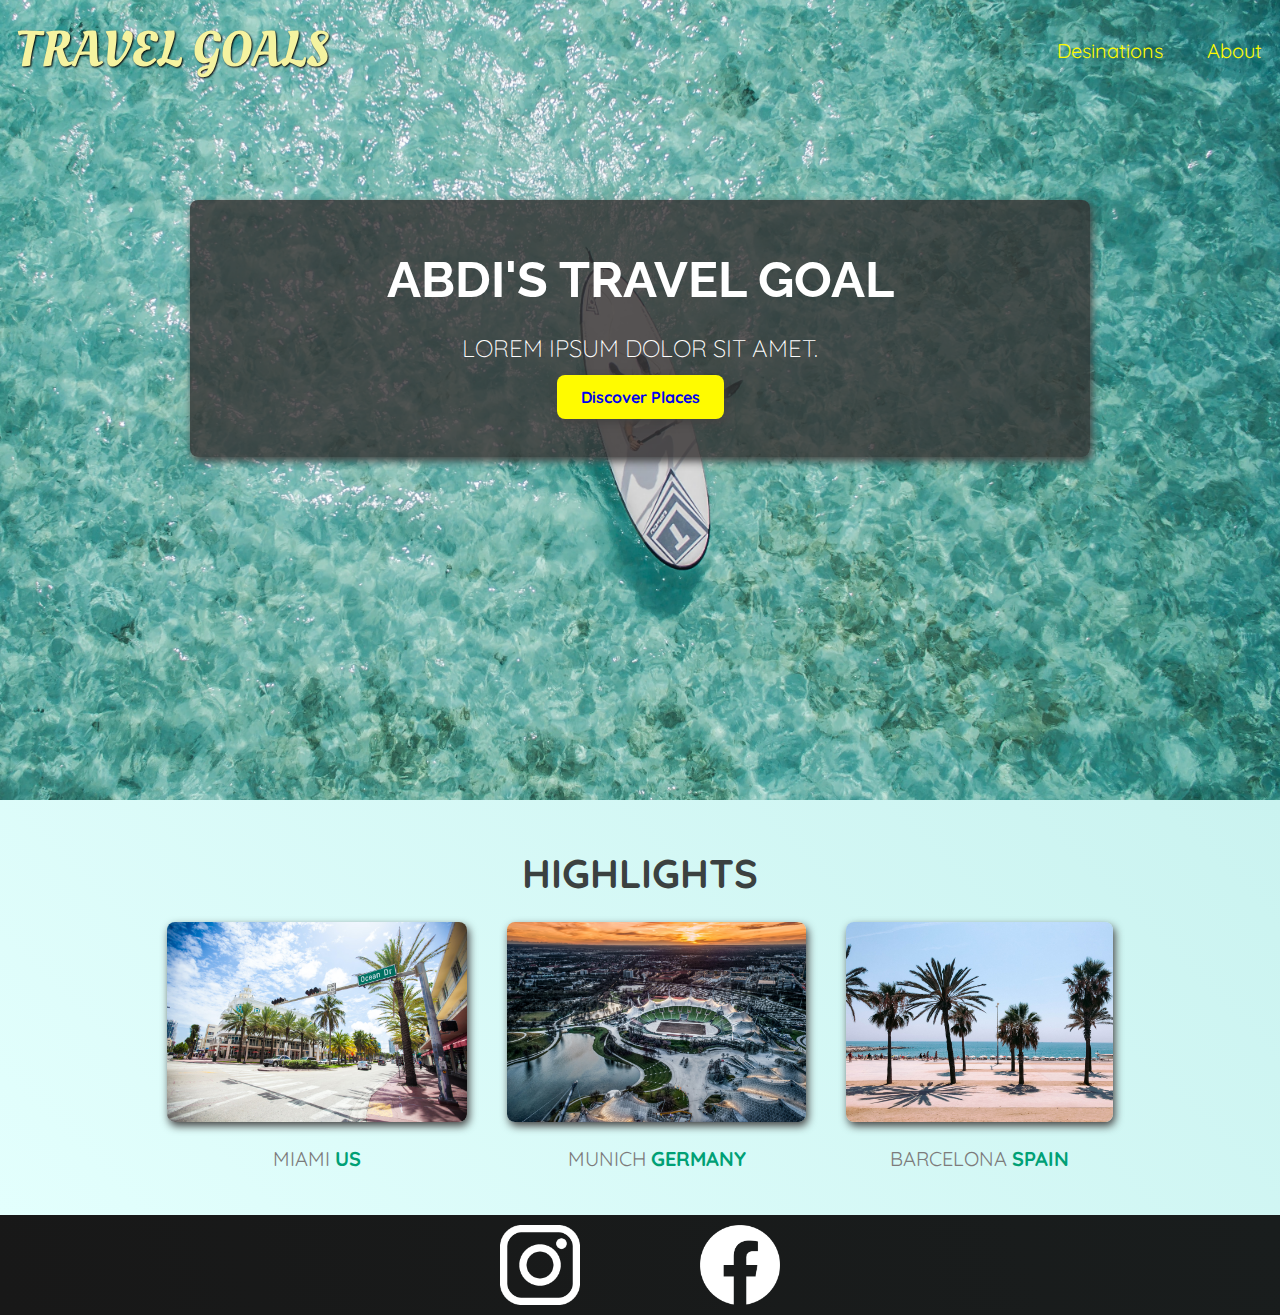
<file: index.html>
<!DOCTYPE html>
<html lang="en">
<head>
    <meta charset="UTF-8">
    <meta http-equiv="X-UA-Compatible" content="IE=edge">
    <meta name="viewport" content="width=device-width, initial-scale=1.0">
    <title>Travel Goals</title>
    <link
    href="https://fonts.googleapis.com/css2?family=Raleway:wght@700&family=Oleo+Script:wght@700&family=Quicksand:wght@300;500;700&display=swap"
    rel="stylesheet"
  />
  <link rel="stylesheet" href="shared.css">
  <link rel="stylesheet" href="styles.css">
</head>
<body>
    <header>
        <div id="page-logo">
            <a href="index.html">Travel Goals</a>
        </div>
        <nav>
            <ul>
                <li>
                    <a href="places.html">Desinations</a>
                </li>
                <li>
                    <a href="#">About</a>
                </li>
            </ul>
        </nav>
    </header>
    <main>
        <section id="hero">
            <div id="hero-content">
                <h1>Abdi's Travel Goal</h1>
                <p>
                    Lorem ipsum dolor sit amet.
                </p>
                <a href="/places.html">Discover Places</a>
            </div>
        </section> 
        <section>
            <div id="highlights">
                <h2>highlights</h2>
                <ul id="distantions">
                    <li class="distantion">
                        <img src="images/miami.jpg" alt="Miami City">
                        <p>Miami <strong>US</strong></p>
                    </li>
                    <li class="distantion">
                        <img src="images/munich.jpg" alt="Munich City">
                        <p>Munich <strong>Germany</strong></p>
                    </li>
                    <li class="distantion">
                        <img src="images/barcelona.jpg" alt="Barcelona City">
                        <p>Barcelona <strong>Spain</strong></p>
                    </li>
                </ul>
            </div>
        </section>   
    </main>
    <footer>
        <ul>
            <li>
                <a href="https://www.instagram.com/tiigsitech">
                    <img src="images/icons/insta.png" alt="Instragram">
                </a>
            </li>
            <li>
                <a href="https://www.facebook.com/tiigsi">
                    <img src="images/icons/facebook.png" alt="Facebook">
                </a>
            </li>
        </ul>
    </footer>
</body>
</html>
</file>
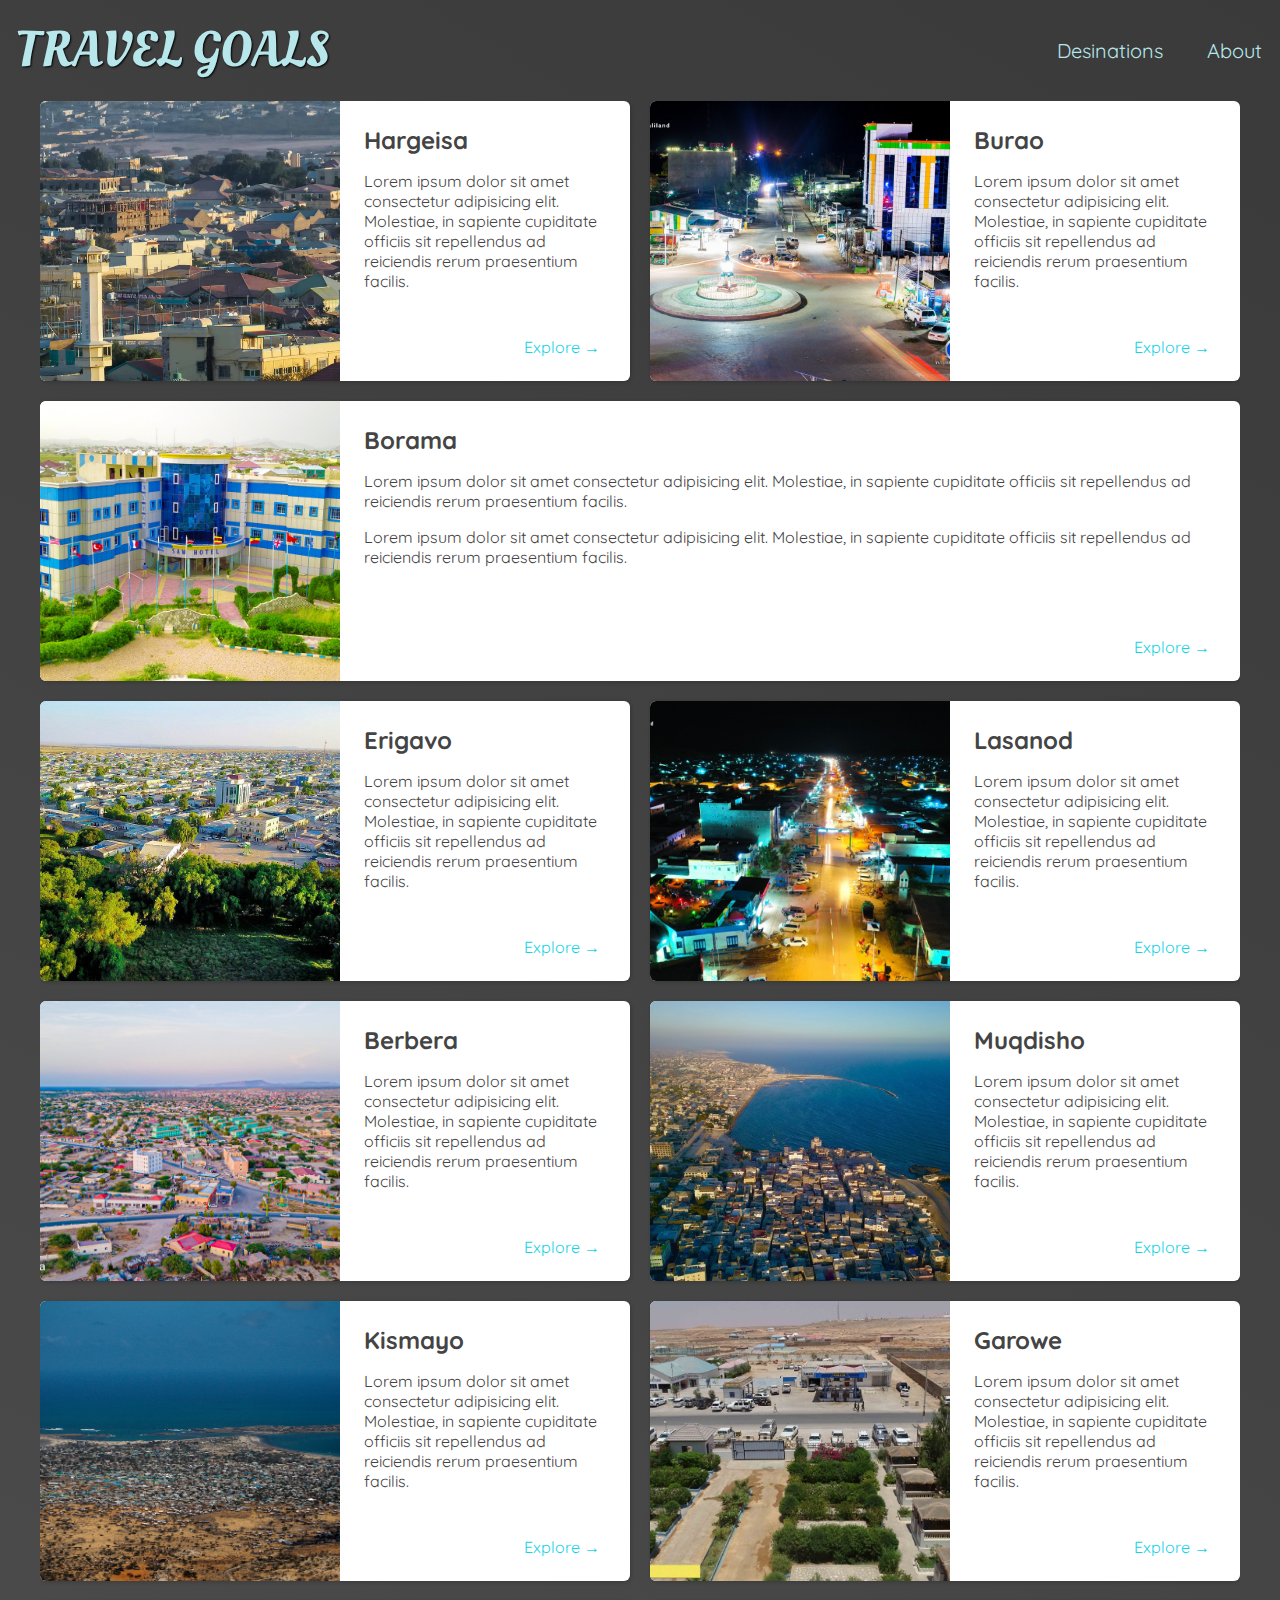
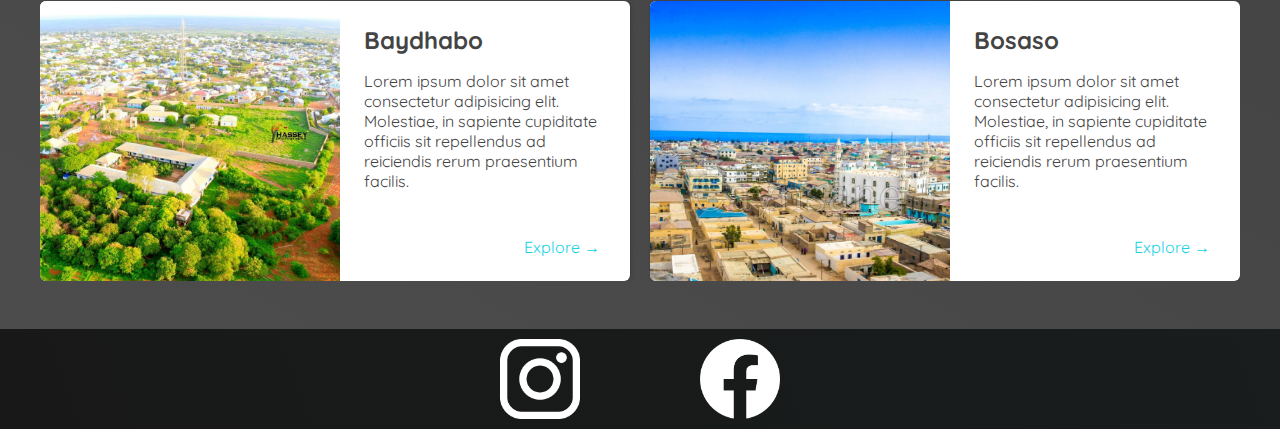
<file: places.html>
<!DOCTYPE html>
<html lang="en">
  <head>
    <meta charset="UTF-8" />
    <meta http-equiv="X-UA-Compatible" content="IE=edge" />
    <meta name="viewport" content="width=device-width, initial-scale=1.0" />
    <link
      href="https://fonts.googleapis.com/css2?family=Raleway:wght@700&family=Oleo+Script:wght@700&family=Quicksand:wght@300;500;700&display=swap"
      rel="stylesheet"
    />
    <link rel="stylesheet" href="shared.css" />
    <link rel="stylesheet" href="places.css" />
    <title>Travel Goals</title>
  </head>
  <body>
    <header>
      <div id="page-logo">
        <a href="/index.html">Travel Goals</a>
      </div>
      <nav>
        <ul>
          <li><a href="/places.html">Desinations</a></li>
          <li><a href="#">About</a></li>
        </ul>
      </nav>
    </header>
    <main>
        <ul>
            <li>
                <img src="images/Hargeisa.jpg" alt="City of Hargeisa">
                <div class="item-content">
                    <div>
                        <h2>Hargeisa</h2>
                        <p>
                            Lorem ipsum dolor sit amet consectetur adipisicing elit. Molestiae, in sapiente cupiditate officiis sit repellendus ad reiciendis rerum praesentium facilis.
                        </p>
                    </div>
                    <div class="actions">
                        <a href="https://en.wikipedia.org/wiki/Hargeisa">Explore &#x2192</a>
                    </div>
                </div>
            </li>
            <li>
                <img src="images/Burao.jpg" alt="City of Buroa">
                <div class="item-content">
                    <div>
                        <h2>Burao</h2>
                        <p>
                            Lorem ipsum dolor sit amet consectetur adipisicing elit. Molestiae, in sapiente cupiditate officiis sit repellendus ad reiciendis rerum praesentium facilis.
                        </p>
                    </div>
                    <div class="actions">
                        <a href="https://en.wikipedia.org/wiki/Burao">Explore &#x2192</a>
                    </div>
                </div>
            </li>
            <li>
                <img src="images/Borama.jpg" alt="City of Borama">
                <div class="item-content">
                    <div>
                        <h2>Borama</h2>
                        <p>
                            Lorem ipsum dolor sit amet consectetur adipisicing elit. Molestiae, in sapiente cupiditate officiis sit repellendus ad reiciendis rerum praesentium facilis.
                        </p>
                        <p>
                            Lorem ipsum dolor sit amet consectetur adipisicing elit. Molestiae, in sapiente cupiditate officiis sit repellendus ad reiciendis rerum praesentium facilis.
                        </p>
                    </div>
                    <div class="actions">
                        <a href="https://en.wikipedia.org/wiki/Borama">Explore &#x2192</a>
                    </div>
                </div>
            </li>
            <li>
                <img src="images/Erigavo.jpg" alt="City of Erigavo">
                <div class="item-content">
                    <div>
                        <h2>Erigavo</h2>
                        <p>
                            Lorem ipsum dolor sit amet consectetur adipisicing elit. Molestiae, in sapiente cupiditate officiis sit repellendus ad reiciendis rerum praesentium facilis.
                        </p>
                    </div>
                    <div class="actions">
                        <a href="https://en.wikipedia.org/wiki/Erigavo">Explore &#x2192</a>
                    </div>
                </div>
            </li>
            <li>
                <img src="images/Lasanod.jpg" alt="City of Lasanod">
                <div class="item-content">
                    <div>
                        <h2>Lasanod</h2>
                        <p>
                            Lorem ipsum dolor sit amet consectetur adipisicing elit. Molestiae, in sapiente cupiditate officiis sit repellendus ad reiciendis rerum praesentium facilis.
                        </p>
                    </div>
                    <div class="actions">
                        <a href="https://en.wikipedia.org/wiki/Lasanod">Explore &#x2192</a>
                    </div>
                </div>
            </li>
            <li>
                <img src="images/Berbera.jpg" alt="City of Berbera">
                <div class="item-content">
                    <div>
                        <h2>Berbera</h2>
                        <p>
                            Lorem ipsum dolor sit amet consectetur adipisicing elit. Molestiae, in sapiente cupiditate officiis sit repellendus ad reiciendis rerum praesentium facilis.
                        </p>
                    </div>
                    <div class="actions">
                        <a href="https://en.wikipedia.org/wiki/Berbera">Explore &#x2192</a>
                    </div>
                </div>
            </li>
            <li>
                <img src="images/muqdisho.jpg" alt="City of Muqdisho">
                <div class="item-content">
                    <div>
                        <h2>Muqdisho</h2>
                        <p>
                            Lorem ipsum dolor sit amet consectetur adipisicing elit. Molestiae, in sapiente cupiditate officiis sit repellendus ad reiciendis rerum praesentium facilis.
                        </p>
                    </div>
                    <div class="actions">
                        <a href="https://en.wikipedia.org/wiki/Muqdisho">Explore &#x2192</a>
                    </div>
                </div>
            </li>
            <li>
                <img src="images/Kismayo.jpg" alt="City of Kismayo">
                <div class="item-content">
                    <div>
                        <h2>Kismayo</h2>
                        <p>
                            Lorem ipsum dolor sit amet consectetur adipisicing elit. Molestiae, in sapiente cupiditate officiis sit repellendus ad reiciendis rerum praesentium facilis.
                        </p>
                    </div>
                    <div class="actions">
                        <a href="https://en.wikipedia.org/wiki/Kismayo">Explore &#x2192</a>
                    </div>
                </div>
            </li>
            <li>
                <img src="images/Garowe.jpg" alt="City of Garowe">
                <div class="item-content">
                    <div>
                        <h2>Garowe</h2>
                        <p>
                            Lorem ipsum dolor sit amet consectetur adipisicing elit. Molestiae, in sapiente cupiditate officiis sit repellendus ad reiciendis rerum praesentium facilis.
                        </p>
                    </div>
                    <div class="actions">
                        <a href="https://en.wikipedia.org/wiki/Garowe">Explore &#x2192</a>
                    </div>
                </div>
            </li>
            <li>
                <img src="images/Baydhabo.jpg" alt="City of Baydhabo">
                <div class="item-content">
                    <div>
                        <h2>Baydhabo</h2>
                        <p>
                            Lorem ipsum dolor sit amet consectetur adipisicing elit. Molestiae, in sapiente cupiditate officiis sit repellendus ad reiciendis rerum praesentium facilis.
                        </p>
                    </div>
                    <div class="actions">
                        <a href="https://en.wikipedia.org/wiki/Baydhabo">Explore &#x2192</a>
                    </div>
                </div>
            </li>
            <li>
                <img src="images/Bosaso.jpg" alt="City of Bosaso">
                <div class="item-content">
                    <div>
                        <h2>Bosaso</h2>
                        <p>
                            Lorem ipsum dolor sit amet consectetur adipisicing elit. Molestiae, in sapiente cupiditate officiis sit repellendus ad reiciendis rerum praesentium facilis.
                        </p>
                    </div>
                    <div class="actions">
                        <a href="https://en.wikipedia.org/wiki/Bosaso">Explore &#x2192</a>
                    </div>
                </div>
            </li>
        </ul>
    </main>
    <footer>
        <ul>
          <li>
            <a href="https://instgram.com/tiigsitech">
              <img src="images/icons/insta.png" alt="Instagram Logo" />
            </a>
          </li>
          <li>
            <a href="https://facebook.com/tiigsi">
              <img src="images/icons/facebook.png" alt="Facebook Logo" />
            </a>
          </li>
        </ul>
      </footer>
    </body>
  </html>
</file>
<file: shared.css>
body {
    font-family: 'Quicksand', sans-serif;
    margin: 0;
}
ul{
    list-style: none;
    margin: 0;
    padding: 0;
}
header {
    display: flex;
    justify-content: space-between;
    align-items: center;
    padding: 16px 6px;
    position: absolute;
    top: 0;
    left: 0;
    width: 100%;
    box-sizing: border-box;
}
#page-logo a{
    padding: 10px;
    font-family: 'Oleo Script', sans-serif;
    font-size: 50px;
    color: rgb(245, 243, 160);
    text-decoration: none;
    text-transform: uppercase;
    text-shadow: 1px 1px 2px rgb(0, 0, 0);
}
header ul {
    display: flex;
}
header li{
    padding-left: 20px;
}
header a{
    color: rgb(255, 251,0);
    text-decoration: none;
    font-size: 20px;
    padding: 12px;
    border-radius: 6px;
}
header nav a:hover{
    color: rgb(77  , 77, 77);
    background-color: rgb(255, 251,0);
}

footer {
    background: linear-gradient(70deg, rgb(24,24,24),rgb(25,29,29));
}

footer ul{
    display: flex;
    justify-content: center;
}

footer li {
    width: 80px;
    height: 80px;
    margin: 0 50px;
    padding: 10px;
}
footer img {
    width: 100%;
    height: 100%;
}
</file>
<file: styles.css>
#hero {
    height: 800px;
    background-image: url('images/ocean.jpg');
    background-position: center;
    background-size:cover;
}
#hero-content {
    width: 900px;
    background-color: rgba(51, 47, 47, 0.8);
    box-shadow: 2px 4px 8px rgb(68, 67 , 67);
    border-radius: 8px;
    text-align: center;
    padding: 50px 0;
    margin: 0 auto;
    position: relative;
    top: 200px;
}
#hero-content h1{
    color: white;
    text-transform: uppercase;
    font-size: 50px;
    font-family: 'Raleway', sans-serif;
    margin: 0;
}
#hero-content p{
    color: white;
    text-transform: uppercase;
    font-size: 24px;
    font-weight: 300;
}
#hero-content a{
    text-decoration: none;
    background-color: rgb(255, 251, 0);
    padding: 12px 24px;
    font-weight: bold;
    border-radius: 8px;
    box-shadow: 2px 4px 8px rgb(68, 67, 67);
}
#hero-content a:hover {
    background-color: rgb(250, 230, 0);;
}
#highlights {
    padding: 24px;
    background: linear-gradient(45deg, rgb(227,255,253), rgb(202,243,240));
}
#highlights h2{
    text-transform: uppercase;
    text-align: center;
    font-size: 40px;
    color: rgb(59,65,64);
    margin: 24px 0;
}
#distantions {
    display: flex;
    justify-content: center;
    width: 90%;
    margin: auto;
}
.distantion {
    margin: 0 20px;
    text-transform: uppercase;
}
.distantion img {
    height: 200px;
    width: 100%;
    box-shadow: 2px 4px 8px rgb(68,67,67);
    border-radius: 8px;
    object-fit: cover;
}
.distantion p{
    text-align: center;
    font-size: 20px;
    color: rgb(124, 123, 123);
}
.distantion strong {
    color: rgb(0, 160, 117);
}
</file>
<file: places.css>
body {
    background: linear-gradient(30deg, rgb(77, 77, 77), rgb(58, 58, 58));
    color: rgb(68, 68, 68);
}

#page-logo a {
    color: rgb(183, 230, 235);
}

header {
    position: static;
}

header a {
    color: rgb(183, 230, 235);
}

header nav a:hover {
    background-color: rgb(183, 230, 235);
    color: rgb(59, 59, 59);
}
main ul {
    width: 1200px;
    margin: 0 auto 48px auto;
    display: grid;
    grid-template-columns: 1fr 1fr;
    gap: 20px 20px;
    overflow: hidden;
}

li:nth-of-type(3) {
    grid-column: 1 / span 2;
}

main li {
    display: flex;
    background-color: white;
    box-shadow: 1px 1px 4px rgba(0 , 0, 0, 0.2);
    border-radius: 6px;
    overflow: hidden;
}

main li img {
    width: 300px;
    height: 280px;  
    object-fit: cover;
}

.item-content {
    padding: 24px;
    display: flex;
    flex-direction: column;
    justify-content: space-between;
}

.item-content h2 {
    margin: 0;
}

.actions {
    text-align: right;
}

.actions a {
    text-decoration: none;
    padding: 6px;
    color:  rgb(22, 211, 228);
    border-radius: 6px;
    overflow: hidden;
}

.actions a:hover {
    background-color: rgb(235, 253, 255);
}
</file>
